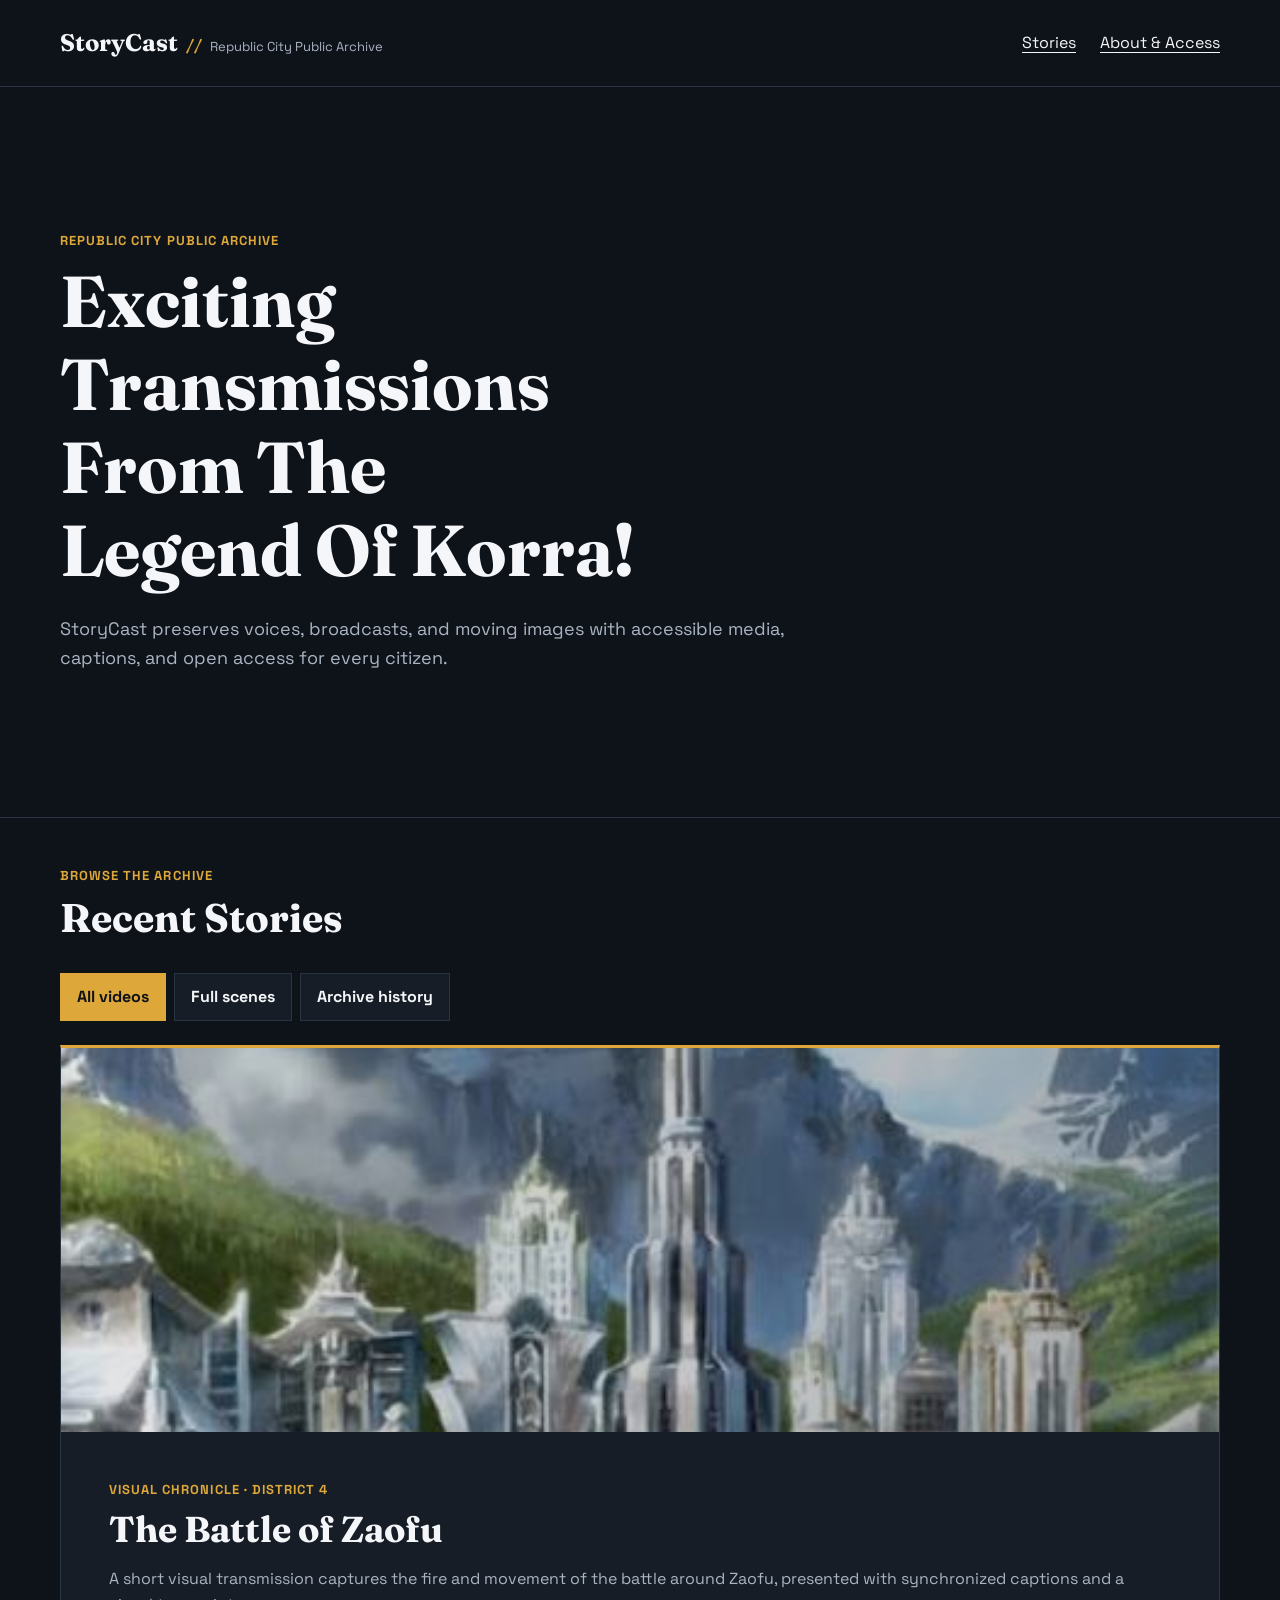
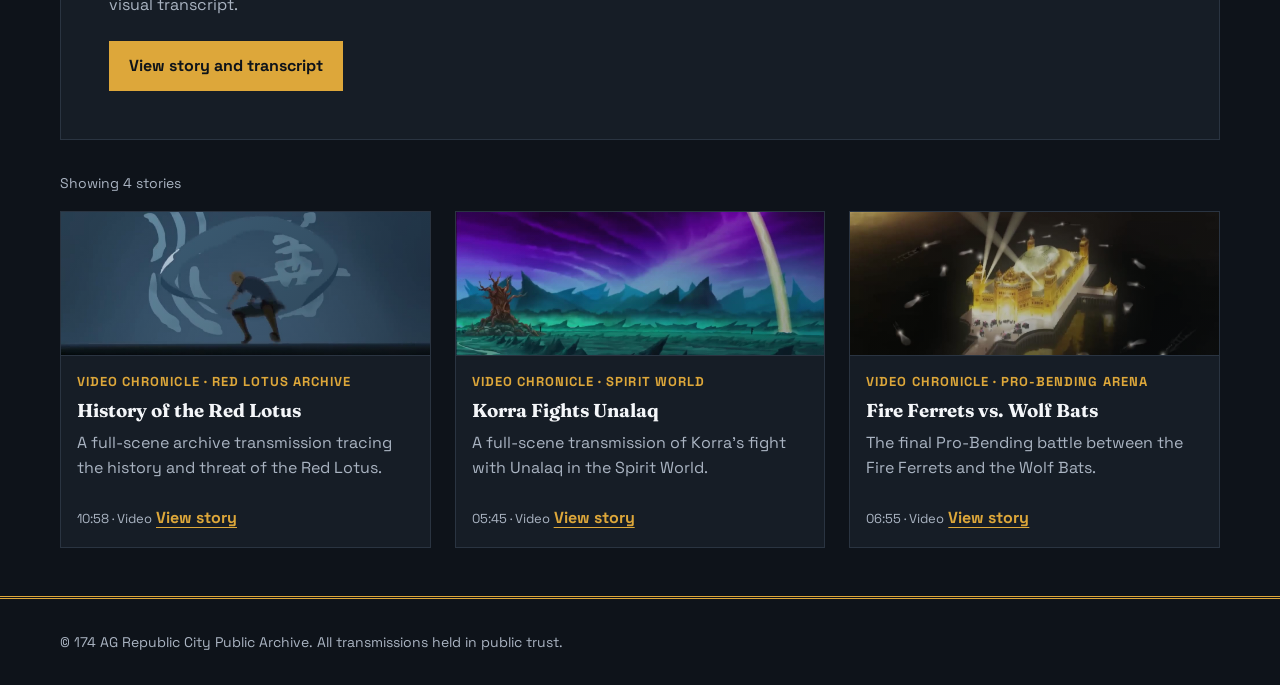
<file: Index.HTML>
<!doctype html>
<html lang="en">
<head>
	<meta charset="utf-8">
	<meta name="viewport" content="width=device-width, initial-scale=1">
	<meta name="description" content="StoryCast preserves accessible audio and video stories from Republic City and beyond.">
	<title>StoryCast | Republic City Public Archive</title>
	<link rel="preconnect" href="https://fonts.googleapis.com">
	<link rel="preconnect" href="https://fonts.gstatic.com" crossorigin>
	<link href="https://fonts.googleapis.com/css2?family=Fraunces:opsz,wght@9..144,400;9..144,500;9..144,600;9..144,700&family=Space+Grotesk:wght@400;500;600;700&display=swap" rel="stylesheet">
	<link rel="stylesheet" href="styles/main.css">
	<script src="js/home.js?v=2" defer></script>
</head>
<body>
	<a class="skip-link" href="#main-content">Skip to main content</a>

	<header class="site-header">
		<div class="site-header__inner">
			<a class="brand" href="Index.HTML" aria-label="StoryCast home">
				<span class="brand__name">StoryCast</span>
				<span class="brand__divider" aria-hidden="true">//</span>
				<span class="brand__context">Republic City Public Archive</span>
			</a>

			<nav class="primary-nav" aria-label="Primary navigation">
				<ul class="primary-nav__list">
					<li><a href="Index.HTML" aria-current="page">Stories</a></li>
					<li><a href="about.html">About &amp; Access</a></li>
				</ul>
			</nav>
		</div>
	</header>

	<main id="main-content">
		<section class="intro" aria-labelledby="page-title">
			<div class="container">
				<p class="eyebrow">Republic City Public Archive</p>
				<h1 id="page-title">Exciting Transmissions From The Legend Of Korra!</h1>
				<p class="intro__summary">StoryCast preserves voices, broadcasts, and moving images with accessible media, captions, and open access for every citizen.</p>
			</div>
		</section>

		<section class="dispatches" aria-labelledby="dispatches-title">
			<div class="container">
				<div class="section-heading">
					<p class="eyebrow">Browse the archive</p>
					<h2 id="dispatches-title">Recent Stories</h2>
				</div>
				<div class="archive-filters" role="group" aria-label="Filter stories by media type">
					<button type="button" class="archive-filter" data-filter="all" aria-pressed="true">All videos</button>
					<button type="button" class="archive-filter" data-filter="scene" aria-pressed="false">Full scenes</button>
					<button type="button" class="archive-filter" data-filter="archive" aria-pressed="false">Archive history</button>
				</div>

				<article class="story-card" data-media-type="scene">
					<div class="story-card__media" aria-hidden="true"></div>
					<div class="story-card__content">
						<p class="story-card__type">Visual Chronicle · District 4</p>
						<h3 class="story-card__title">The Battle of Zaofu</h3>
						<p>A short visual transmission captures the fire and movement of the battle around Zaofu, presented with synchronized captions and a visual transcript.</p>
						<a class="button" href="story/metal-city.html">View story and transcript</a>
					</div>
				</article>

				<p class="archive-results" data-archive-results role="status" aria-live="polite">Showing 4 stories</p>
				<div class="story-grid">
					<article class="story-tile" data-media-type="archive">
						<div class="story-tile__media story-tile__media--harbor" aria-hidden="true"></div>
						<div class="story-tile__body">
							<p class="story-card__type">Video Chronicle · Red Lotus Archive</p>
							<h3>History of the Red Lotus</h3>
							<p>A full-scene archive transmission tracing the history and threat of the Red Lotus.</p>
							<span class="story-tile__meta">10:58 · Video</span>
							<a class="story-tile__link" href="story/red-lotus.html">View story</a>
						</div>
					</article>
					<article class="story-tile" data-media-type="scene">
						<div class="story-tile__media story-tile__media--radio" aria-hidden="true"></div>
						<div class="story-tile__body">
							<p class="story-card__type">Video Chronicle · Spirit World</p>
							<h3>Korra Fights Unalaq</h3>
							<p>A full-scene transmission of Korra's fight with Unalaq in the Spirit World.</p>
							<span class="story-tile__meta">05:45 · Video</span>
							<a class="story-tile__link" href="story/spirit-world-unalaq.html">View story</a>
						</div>
					</article>
					<article class="story-tile" data-media-type="scene">
						<div class="story-tile__media story-tile__media--reel" aria-hidden="true"></div>
						<div class="story-tile__body">
							<p class="story-card__type">Video Chronicle · Pro-Bending Arena</p>
							<h3>Fire Ferrets vs. Wolf Bats</h3>
							<p>The final Pro-Bending battle between the Fire Ferrets and the Wolf Bats.</p>
							<span class="story-tile__meta">06:55 · Video</span>
							<a class="story-tile__link" href="story/fire-ferrets-wolf-bats.html">View story</a>
						</div>
					</article>
				</div>
			</div>
		</section>
	</main>

	<footer class="site-footer">
		<div class="container">
			<p>© 174 AG Republic City Public Archive. All transmissions held in public trust.</p>
		</div>
	</footer>
</body>
</html>
</file>
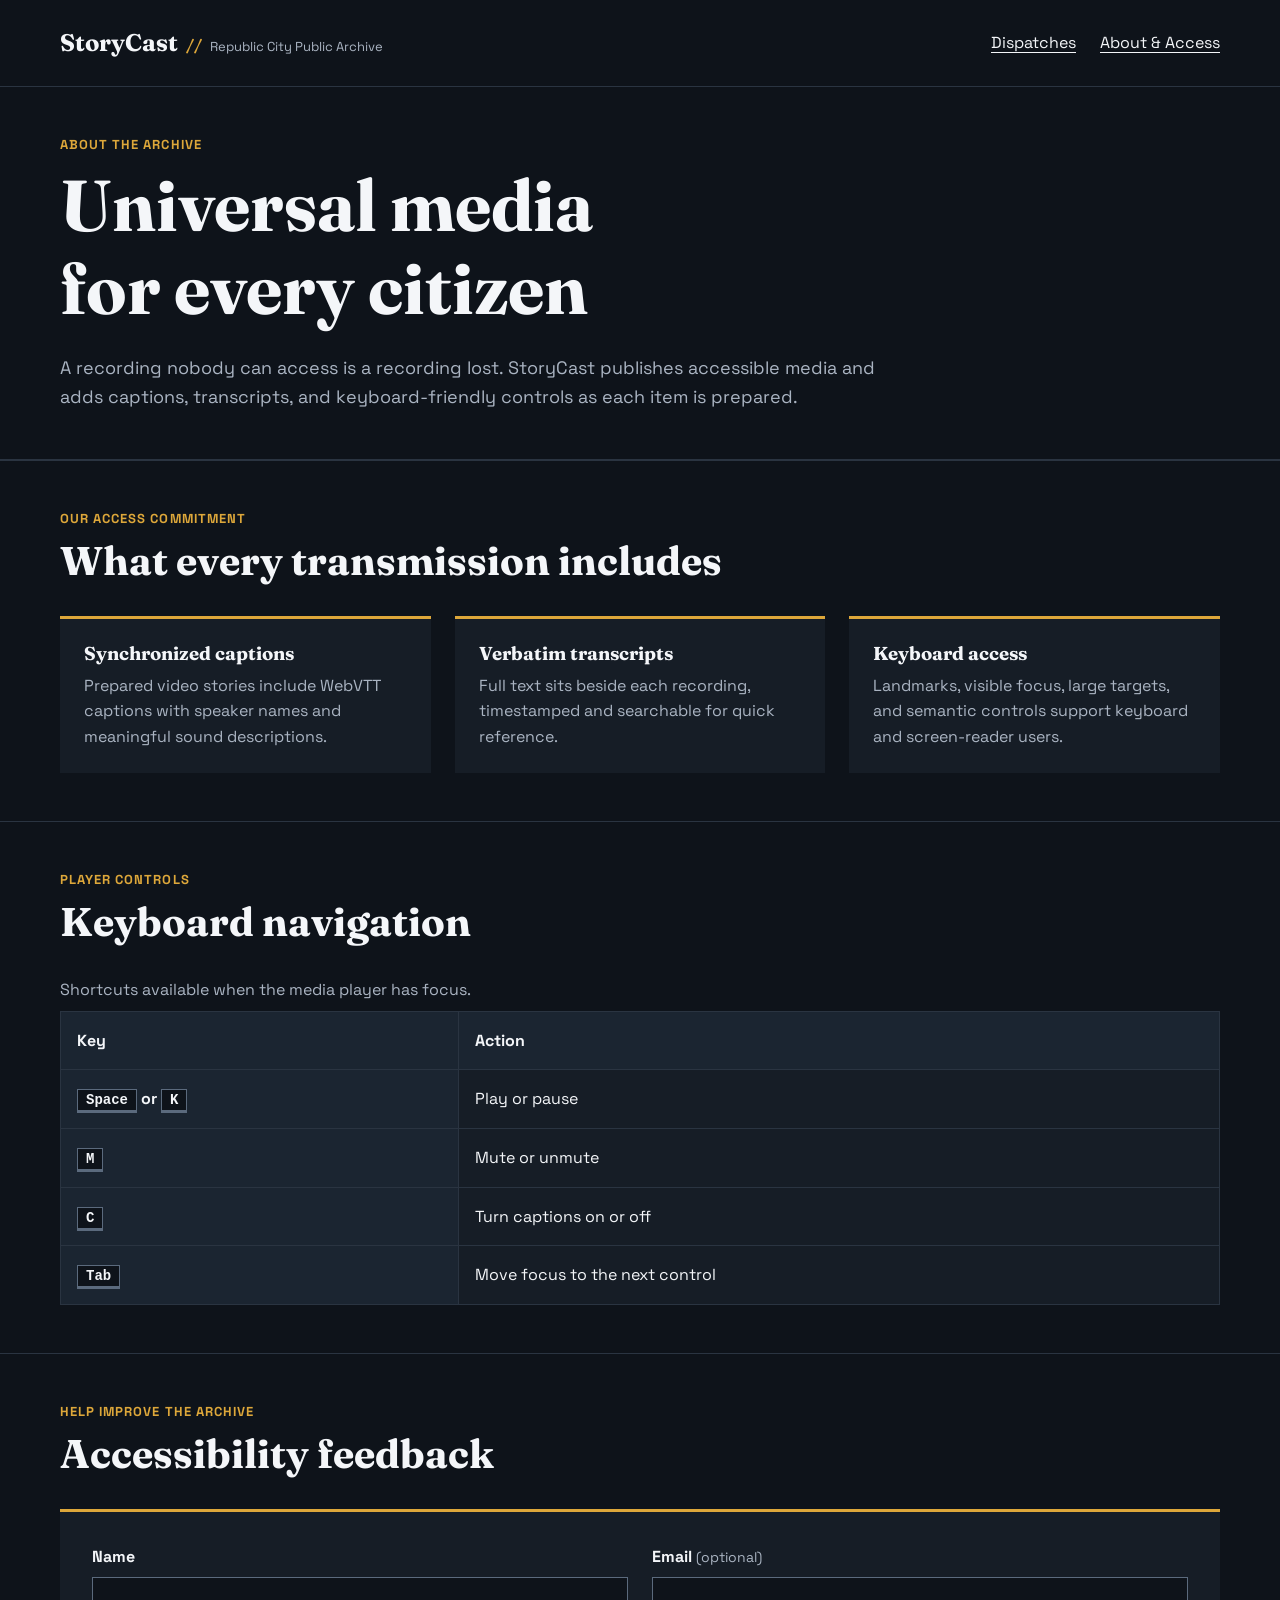
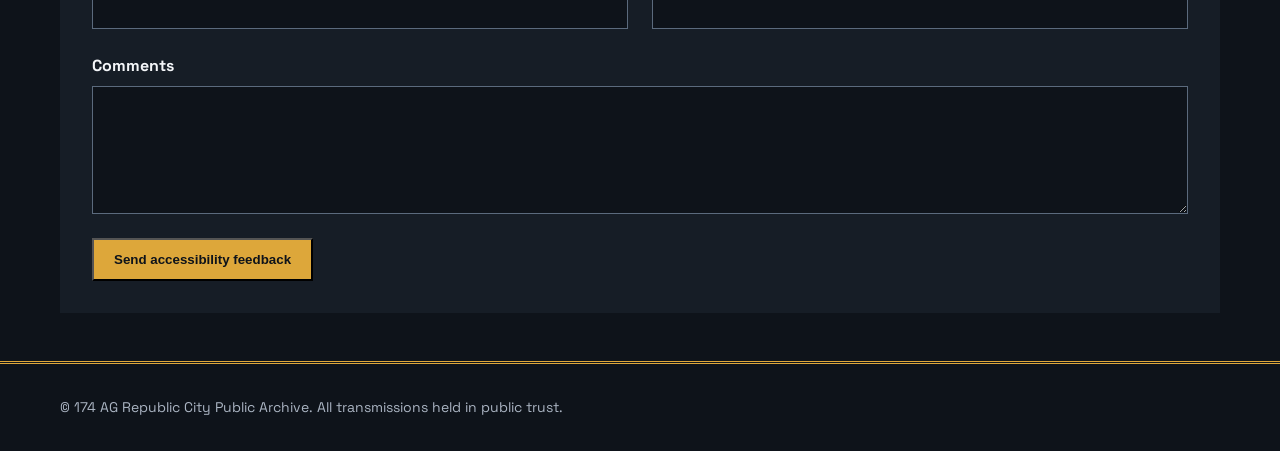
<file: about.html>
<!doctype html>
<html lang="en">
<head>
  <meta charset="utf-8">
  <meta name="viewport" content="width=device-width, initial-scale=1">
  <meta name="description" content="Learn how StoryCast makes Republic City stories accessible to every citizen.">
  <title>About &amp; Access | StoryCast</title>
  <link rel="preconnect" href="https://fonts.googleapis.com">
  <link rel="preconnect" href="https://fonts.gstatic.com" crossorigin>
  <link href="https://fonts.googleapis.com/css2?family=Fraunces:opsz,wght@9..144,400;9..144,500;9..144,600;9..144,700&family=Space+Grotesk:wght@400;500;600;700&display=swap" rel="stylesheet">
  <link rel="stylesheet" href="styles/main.css">
</head>
<body>
  <a class="skip-link" href="#main-content">Skip to main content</a>

  <header class="site-header">
    <div class="site-header__inner">
      <a class="brand" href="Index.HTML" aria-label="StoryCast home">
        <span class="brand__name">StoryCast</span>
        <span class="brand__divider" aria-hidden="true">//</span>
        <span class="brand__context">Republic City Public Archive</span>
      </a>
      <nav class="primary-nav" aria-label="Primary navigation">
        <ul class="primary-nav__list">
          <li><a href="Index.HTML">Dispatches</a></li>
          <li><a href="about.html" aria-current="page">About &amp; Access</a></li>
        </ul>
      </nav>
    </div>
  </header>

  <main id="main-content">
    <section class="page-intro" aria-labelledby="page-title">
      <div class="container">
        <p class="eyebrow">About the archive</p>
        <h1 id="page-title">Universal media for every citizen</h1>
        <p class="page-intro__summary">A recording nobody can access is a recording lost. StoryCast publishes accessible media and adds captions, transcripts, and keyboard-friendly controls as each item is prepared.</p>
      </div>
    </section>

    <section class="accessibility-features" aria-labelledby="features-title">
      <div class="container">
        <div class="section-heading">
          <p class="eyebrow">Our access commitment</p>
          <h2 id="features-title">What every transmission includes</h2>
        </div>
        <div class="feature-grid">
          <article class="feature-panel">
            <h3>Synchronized captions</h3>
            <p>Prepared video stories include WebVTT captions with speaker names and meaningful sound descriptions.</p>
          </article>
          <article class="feature-panel">
            <h3>Verbatim transcripts</h3>
            <p>Full text sits beside each recording, timestamped and searchable for quick reference.</p>
          </article>
          <article class="feature-panel">
            <h3>Keyboard access</h3>
            <p>Landmarks, visible focus, large targets, and semantic controls support keyboard and screen-reader users.</p>
          </article>
        </div>
      </div>
    </section>

    <section class="keyboard-guide" aria-labelledby="keyboard-title">
      <div class="container">
        <div class="section-heading">
          <p class="eyebrow">Player controls</p>
          <h2 id="keyboard-title">Keyboard navigation</h2>
        </div>
        <table>
          <caption>Shortcuts available when the media player has focus.</caption>
          <thead>
            <tr><th scope="col">Key</th><th scope="col">Action</th></tr>
          </thead>
          <tbody>
            <tr><th scope="row"><kbd>Space</kbd> or <kbd>K</kbd></th><td>Play or pause</td></tr>
            <tr><th scope="row"><kbd>M</kbd></th><td>Mute or unmute</td></tr>
            <tr><th scope="row"><kbd>C</kbd></th><td>Turn captions on or off</td></tr>
            <tr><th scope="row"><kbd>Tab</kbd></th><td>Move focus to the next control</td></tr>
          </tbody>
        </table>
      </div>
    </section>

    <section class="feedback" aria-labelledby="feedback-title">
      <div class="container">
        <div class="section-heading">
          <p class="eyebrow">Help improve the archive</p>
          <h2 id="feedback-title">Accessibility feedback</h2>
        </div>
        <form class="feedback-form" action="#" method="post">
          <div class="form-field">
            <label for="name">Name</label>
            <input id="name" name="name" autocomplete="name">
          </div>
          <div class="form-field">
            <label for="email">Email <span>(optional)</span></label>
            <input id="email" name="email" type="email" autocomplete="email">
          </div>
          <div class="form-field form-field--full">
            <label for="message">Comments</label>
            <textarea id="message" name="message" required></textarea>
          </div>
          <div class="form-field--full">
            <button class="button" type="submit">Send accessibility feedback</button>
          </div>
        </form>
      </div>
    </section>
  </main>

  <footer class="site-footer">
    <div class="container">
      <p>© 174 AG Republic City Public Archive. All transmissions held in public trust.</p>
    </div>
  </footer>
</body>
</html>
</file>
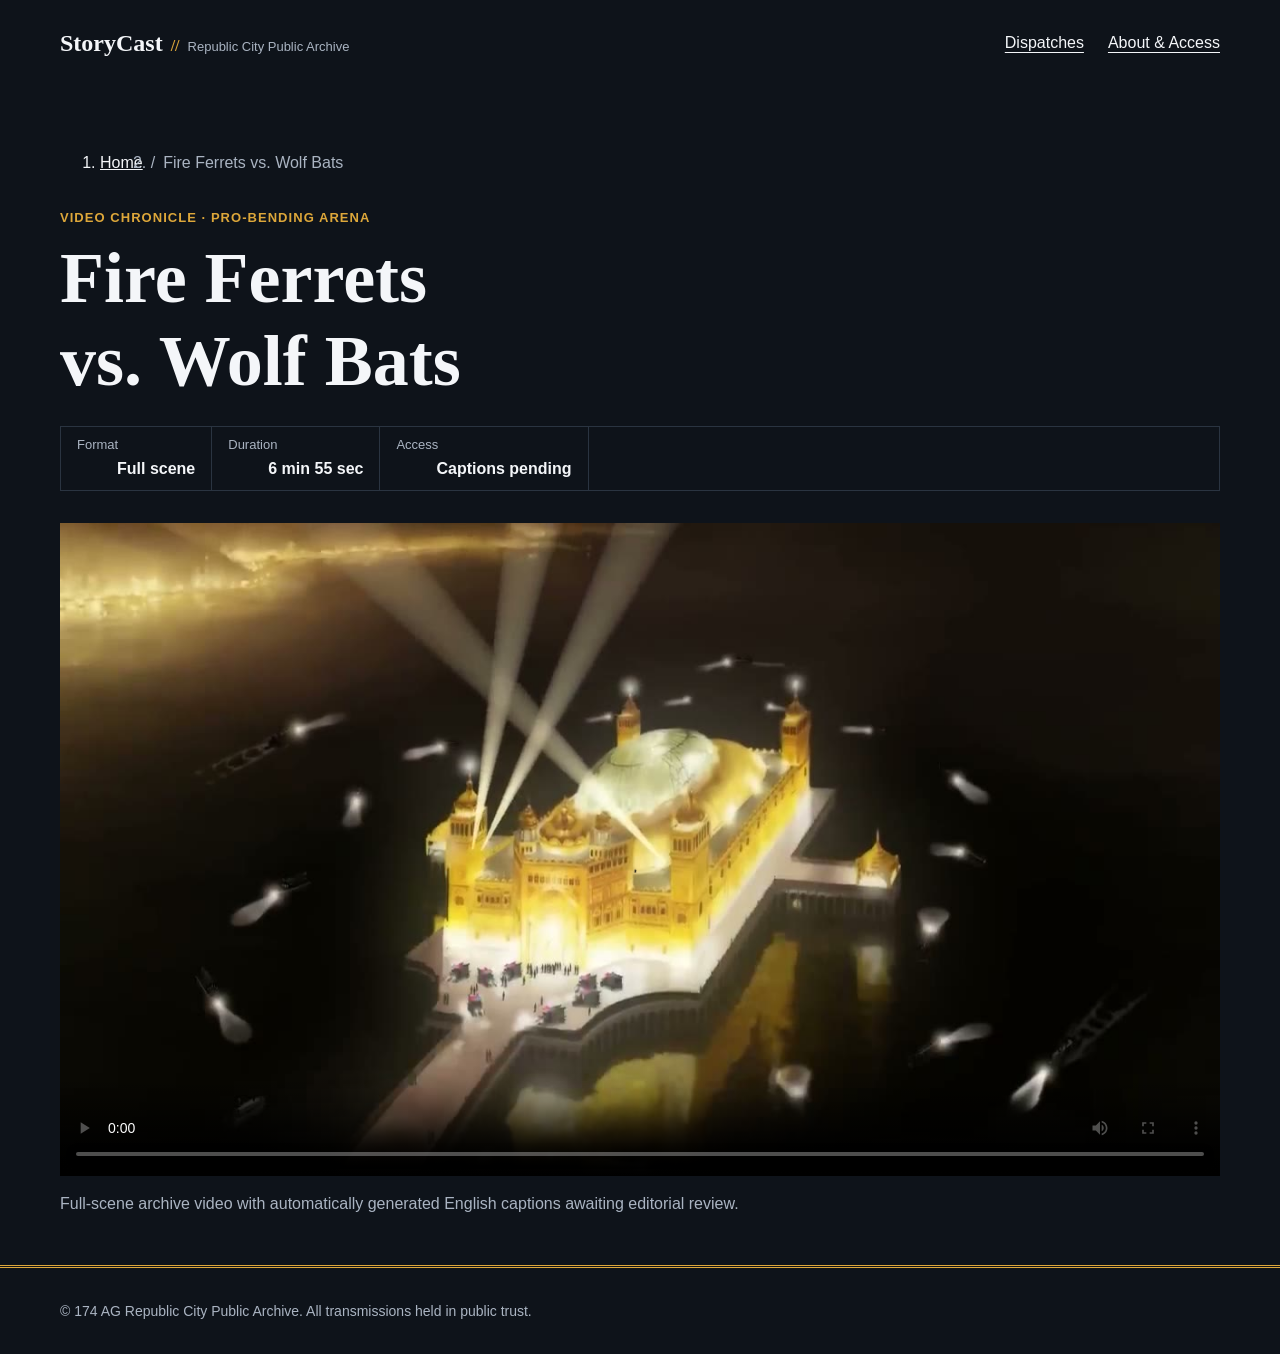
<file: story/fire-ferrets-wolf-bats.html>
<!doctype html>
<html lang="en">
<head>
  <meta charset="utf-8">
  <meta name="viewport" content="width=device-width, initial-scale=1">
  <meta name="description" content="The Fire Ferrets face the Wolf Bats, an accessible StoryCast video archive entry.">
  <title>Fire Ferrets vs. Wolf Bats | StoryCast</title>
  <link rel="stylesheet" href="../styles/main.css">
</head>
<body>
  <a class="skip-link" href="#main-content">Skip to main content</a>
  <header class="site-header"><div class="site-header__inner">
    <a class="brand" href="../Index.HTML" aria-label="StoryCast home"><span class="brand__name">StoryCast</span><span class="brand__divider" aria-hidden="true">//</span><span class="brand__context">Republic City Public Archive</span></a>
    <nav class="primary-nav" aria-label="Primary navigation"><ul class="primary-nav__list"><li><a href="../Index.HTML">Dispatches</a></li><li><a href="../about.html">About &amp; Access</a></li></ul></nav>
  </div></header>
  <main id="main-content"><div class="container story-page">
    <nav class="breadcrumbs" aria-label="Breadcrumb"><ol><li><a href="../Index.HTML">Home</a></li><li aria-current="page">Fire Ferrets vs. Wolf Bats</li></ol></nav>
    <header class="story-header"><p class="eyebrow">Video Chronicle · Pro-Bending Arena</p><h1>Fire Ferrets vs. Wolf Bats</h1><dl class="story-meta"><div><dt>Format</dt><dd>Full scene</dd></div><div><dt>Duration</dt><dd>6 min 55 sec</dd></div><div><dt>Access</dt><dd>Captions pending</dd></div></dl></header>
    <figure class="media-figure"><video class="story-video" controls preload="metadata" poster="../media/images/fire-ferrets-wolf-bats.jpg" aria-describedby="media-description"><source src="https://res.cloudinary.com/dhkscpkf5/video/upload/v1792155186/The_Fire_Ferrets_vs_The_Wolf_Bats__Final_Pro-Bending_Battle_Full_Scene___The_Legend_of_Korra_ew3jib.mp4" type="video/mp4"><track kind="captions" srclang="en" src="../media/captions/fire-ferrets-wolf-bats.vtt" label="English captions · draft" default>Your browser does not support HTML video.</video><figcaption id="media-description">Full-scene archive video with automatically generated English captions awaiting editorial review.</figcaption></figure>
  </div></main>
  <footer class="site-footer"><div class="container"><p>© 174 AG Republic City Public Archive. All transmissions held in public trust.</p></div></footer>
</body>
</html>
</file>
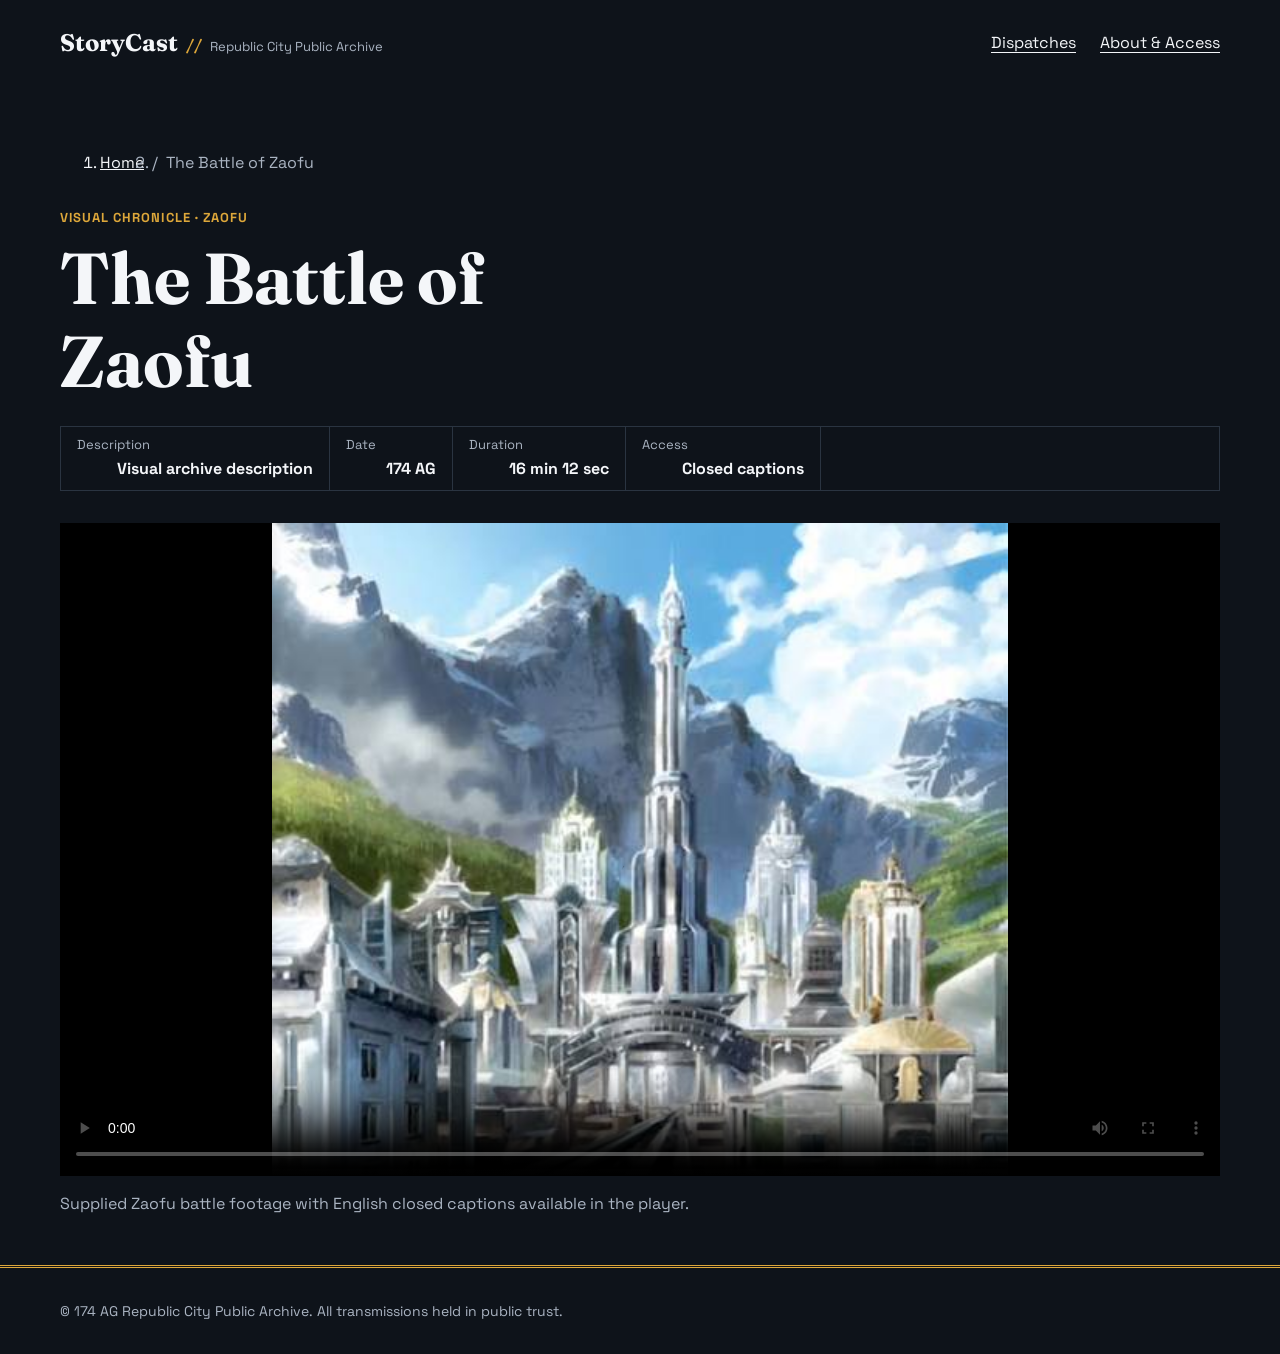
<file: story/metal-city.html>
<!doctype html>
<html lang="en">
<head>
  <meta charset="utf-8">
  <meta name="viewport" content="width=device-width, initial-scale=1">
  <meta name="description" content="The Battle of Zaofu, an accessible StoryCast visual chronicle.">
  <title>The Battle of Zaofu | StoryCast</title>
  <link rel="preconnect" href="https://fonts.googleapis.com">
  <link rel="preconnect" href="https://fonts.gstatic.com" crossorigin>
  <link href="https://fonts.googleapis.com/css2?family=Fraunces:opsz,wght@9..144,400;9..144,500;9..144,600;9..144,700&family=Space+Grotesk:wght@400;500;600;700&display=swap" rel="stylesheet">
  <link rel="stylesheet" href="../styles/main.css">
</head>
<body>
  <a class="skip-link" href="#main-content">Skip to main content</a>

  <header class="site-header">
    <div class="site-header__inner">
      <a class="brand" href="../Index.HTML" aria-label="StoryCast home">
        <span class="brand__name">StoryCast</span>
        <span class="brand__divider" aria-hidden="true">//</span>
        <span class="brand__context">Republic City Public Archive</span>
      </a>
      <nav class="primary-nav" aria-label="Primary navigation">
        <ul class="primary-nav__list">
          <li><a href="../Index.HTML">Dispatches</a></li>
          <li><a href="../about.html">About &amp; Access</a></li>
        </ul>
      </nav>
    </div>
  </header>

  <main id="main-content">
    <div class="container story-page">
      <nav class="breadcrumbs" aria-label="Breadcrumb">
        <ol>
          <li><a href="../Index.HTML">Home</a></li>
          <li aria-current="page">The Battle of Zaofu</li>
        </ol>
      </nav>

      <header class="story-header">
        <p class="eyebrow">Visual Chronicle · Zaofu</p>
        <h1>The Battle of Zaofu</h1>
        <dl class="story-meta">
          <div><dt>Description</dt><dd>Visual archive description</dd></div>
          <div><dt>Date</dt><dd>174 AG</dd></div>
          <div><dt>Duration</dt><dd>16 min 12 sec</dd></div>
          <div><dt>Access</dt><dd>Closed captions</dd></div>
        </dl>
      </header>

      <figure class="media-figure">
        <video class="story-video" controls preload="metadata" poster="../media/images/metal-city-poster.jpg" aria-describedby="media-description">
          <source src="https://res.cloudinary.com/dhkscpkf5/video/upload/v1792155627/Korra_vs._Kuvira__The_Battle_of_Zaofu___A_Closer_Look___Avatar_qptvr7.mp4" type="video/mp4">
          <track kind="captions" srclang="en" src="../media/captions/metal-city-en.vtt" label="English captions" default>
          Your browser does not support HTML video. The English caption file is available with this recording.
        </video>
        <p class="media-status" data-media-status role="status" aria-live="polite" hidden></p>
        <figcaption id="media-description">Supplied Zaofu battle footage with English closed captions available in the player.</figcaption>
      </figure>

    </div>
  </main>

  <footer class="site-footer">
    <div class="container">
      <p>© 174 AG Republic City Public Archive. All transmissions held in public trust.</p>
    </div>
  </footer>
</body>
</html>
</file>
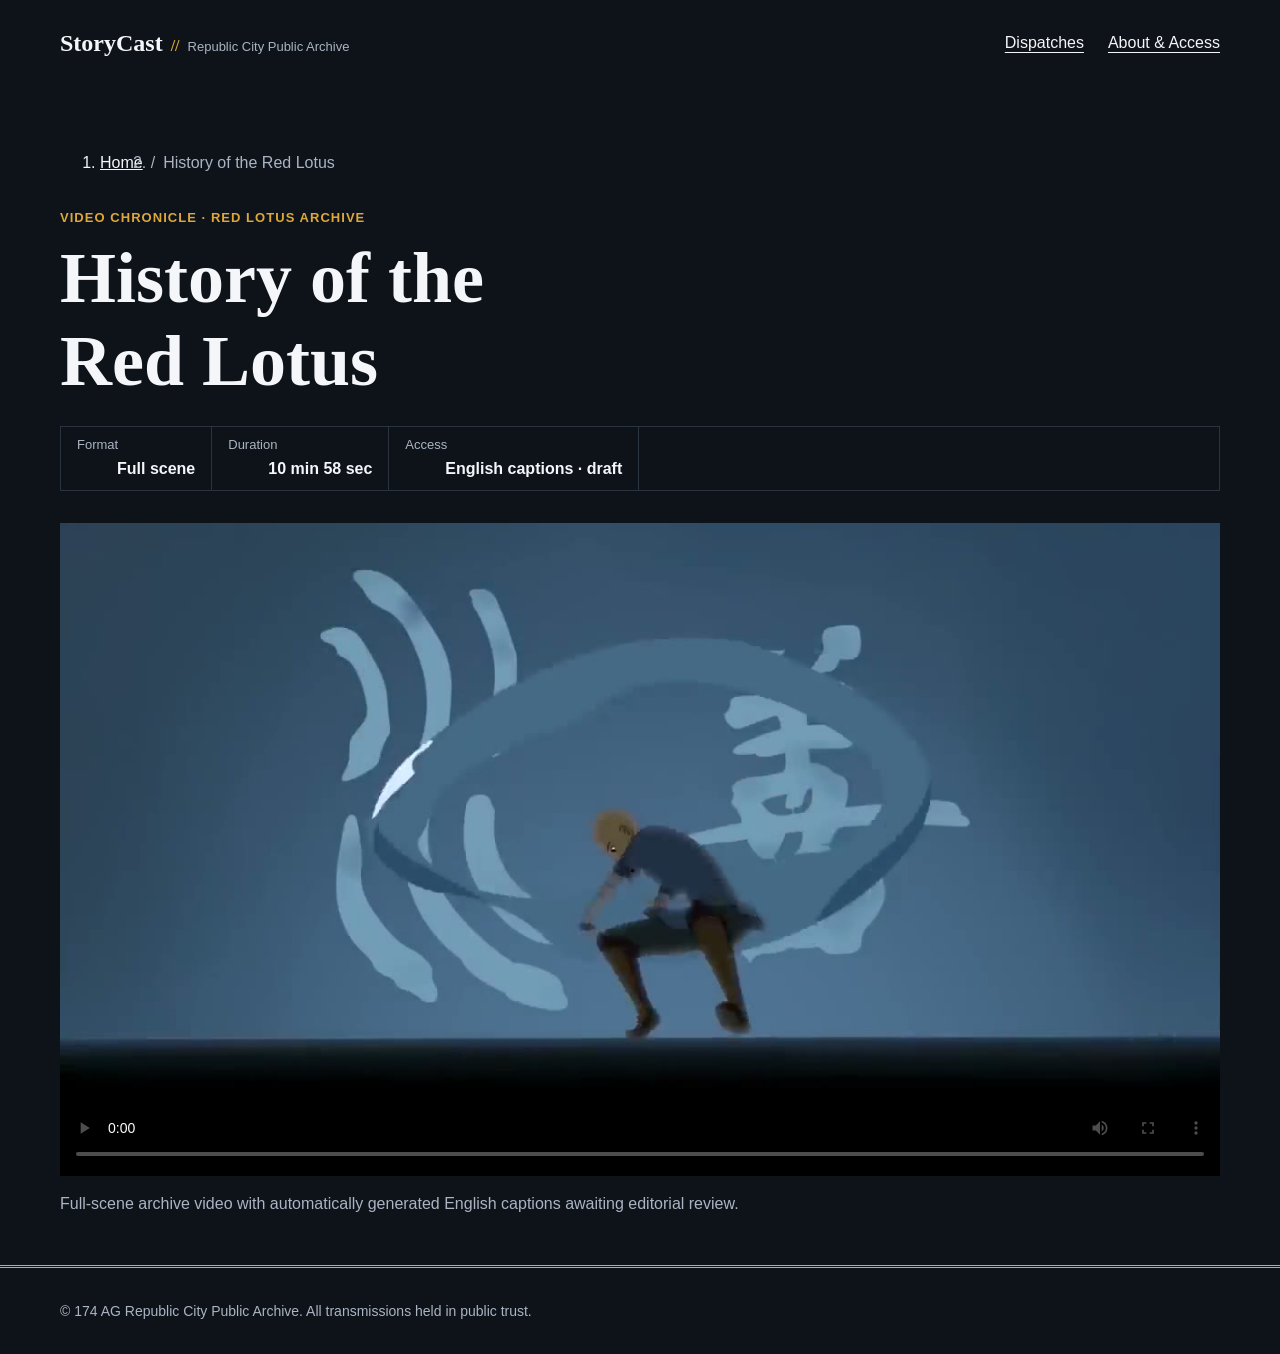
<file: story/red-lotus.html>
<!doctype html>
<html lang="en">
<head>
  <meta charset="utf-8">
  <meta name="viewport" content="width=device-width, initial-scale=1">
  <meta name="description" content="History of the Red Lotus, an accessible StoryCast video archive entry.">
  <title>History of the Red Lotus | StoryCast</title>
  <link rel="stylesheet" href="../styles/main.css">
</head>
<body>
  <a class="skip-link" href="#main-content">Skip to main content</a>
  <header class="site-header"><div class="site-header__inner">
    <a class="brand" href="../Index.HTML" aria-label="StoryCast home"><span class="brand__name">StoryCast</span><span class="brand__divider" aria-hidden="true">//</span><span class="brand__context">Republic City Public Archive</span></a>
    <nav class="primary-nav" aria-label="Primary navigation"><ul class="primary-nav__list"><li><a href="../Index.HTML">Dispatches</a></li><li><a href="../about.html">About &amp; Access</a></li></ul></nav>
  </div></header>
  <main id="main-content"><div class="container story-page">
    <nav class="breadcrumbs" aria-label="Breadcrumb"><ol><li><a href="../Index.HTML">Home</a></li><li aria-current="page">History of the Red Lotus</li></ol></nav>
    <header class="story-header"><p class="eyebrow">Video Chronicle · Red Lotus Archive</p><h1>History of the Red Lotus</h1><dl class="story-meta"><div><dt>Format</dt><dd>Full scene</dd></div><div><dt>Duration</dt><dd>10 min 58 sec</dd></div><div><dt>Access</dt><dd>English captions · draft</dd></div></dl></header>
    <figure class="media-figure"><video class="story-video" controls preload="metadata" poster="../media/images/red-lotus.jpg" aria-describedby="media-description"><source src="https://res.cloudinary.com/dhkscpkf5/video/upload/v1792155196/History_of_The_Red_Lotus_Legend_of_Korra_xsutzl.mp4" type="video/mp4"><track kind="captions" srclang="en" src="../media/captions/red-lotus.vtt" label="English captions · draft" default>Your browser does not support HTML video.</video><figcaption id="media-description">Full-scene archive video with automatically generated English captions awaiting editorial review.</figcaption></figure>
  </div></main>
  <footer class="site-footer"><div class="container"><p>© 174 AG Republic City Public Archive. All transmissions held in public trust.</p></div></footer>
</body>
</html>
</file>
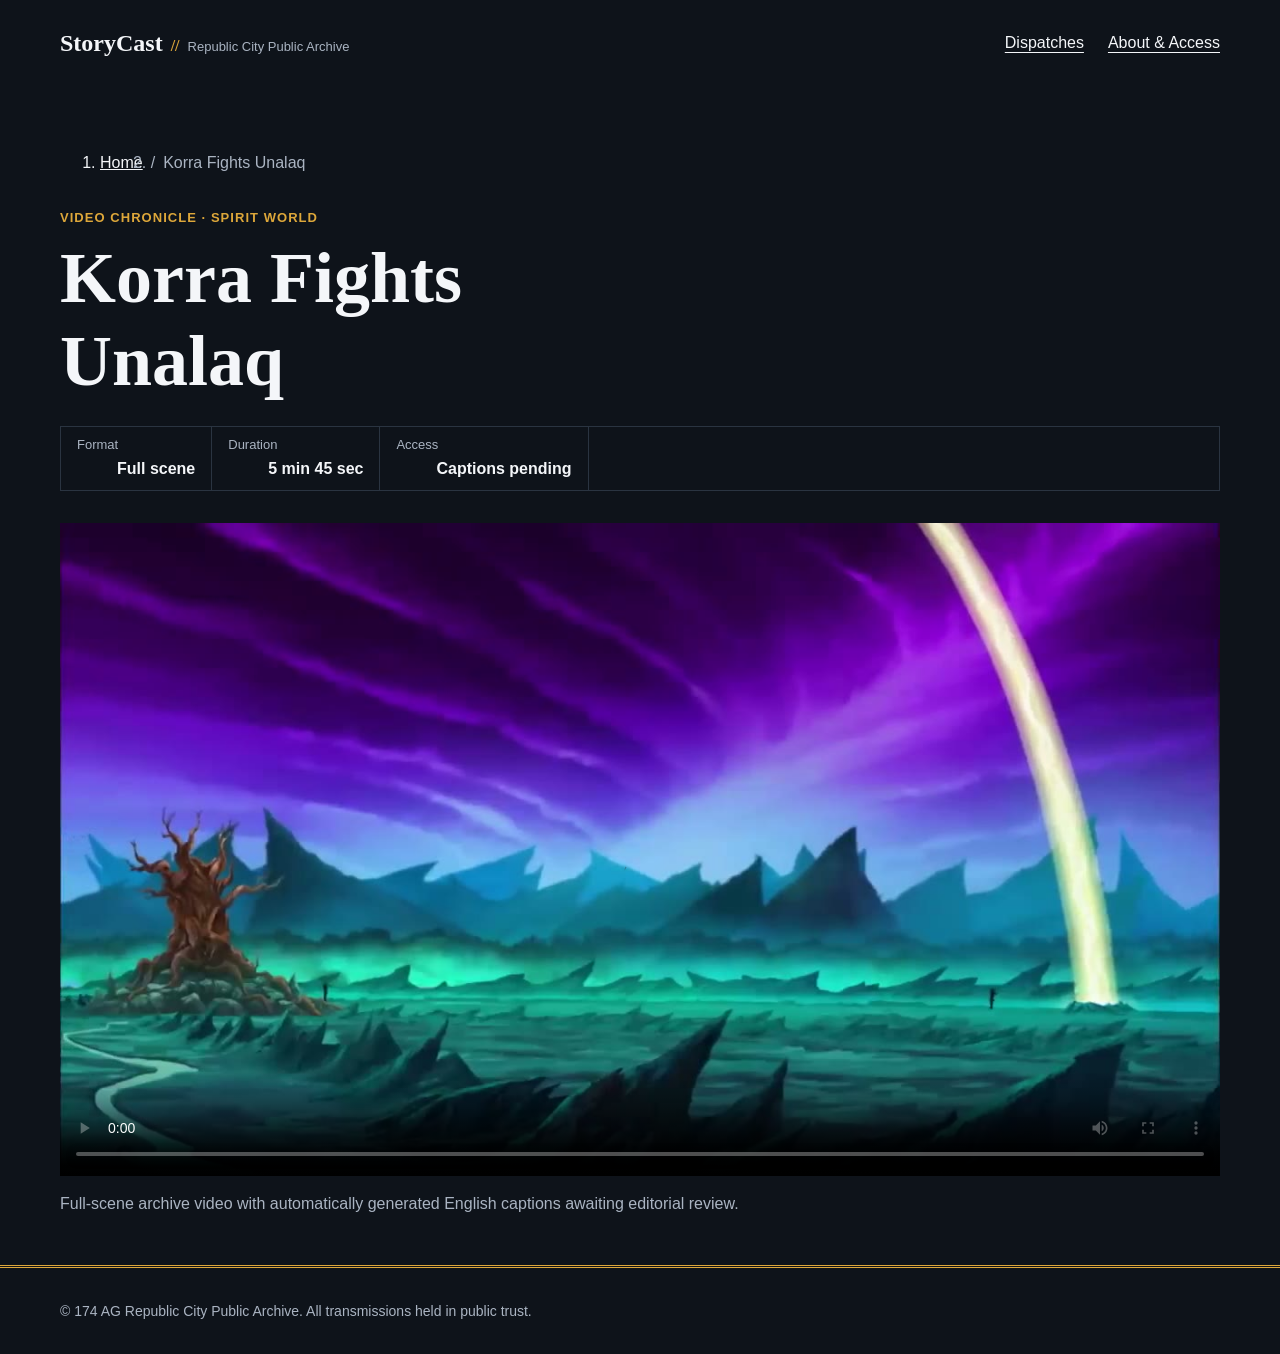
<file: story/spirit-world-unalaq.html>
<!doctype html>
<html lang="en">
<head>
  <meta charset="utf-8">
  <meta name="viewport" content="width=device-width, initial-scale=1">
  <meta name="description" content="Korra fights Unalaq in the Spirit World, an accessible StoryCast video archive entry.">
  <title>Korra Fights Unalaq | StoryCast</title>
  <link rel="stylesheet" href="../styles/main.css">
</head>
<body>
  <a class="skip-link" href="#main-content">Skip to main content</a>
  <header class="site-header"><div class="site-header__inner">
    <a class="brand" href="../Index.HTML" aria-label="StoryCast home"><span class="brand__name">StoryCast</span><span class="brand__divider" aria-hidden="true">//</span><span class="brand__context">Republic City Public Archive</span></a>
    <nav class="primary-nav" aria-label="Primary navigation"><ul class="primary-nav__list"><li><a href="../Index.HTML">Dispatches</a></li><li><a href="../about.html">About &amp; Access</a></li></ul></nav>
  </div></header>
  <main id="main-content"><div class="container story-page">
    <nav class="breadcrumbs" aria-label="Breadcrumb"><ol><li><a href="../Index.HTML">Home</a></li><li aria-current="page">Korra Fights Unalaq</li></ol></nav>
    <header class="story-header"><p class="eyebrow">Video Chronicle · Spirit World</p><h1>Korra Fights Unalaq</h1><dl class="story-meta"><div><dt>Format</dt><dd>Full scene</dd></div><div><dt>Duration</dt><dd>5 min 45 sec</dd></div><div><dt>Access</dt><dd>Captions pending</dd></div></dl></header>
    <figure class="media-figure"><video class="story-video" controls preload="metadata" poster="../media/images/spirit-world-unalaq.jpg" aria-describedby="media-description"><source src="https://res.cloudinary.com/dhkscpkf5/video/upload/v1792155208/Korra_Fights_Unalaq_in_the_Spirit_World___Full_Scene___The_Legend_of_Korra_acsza0.mp4" type="video/mp4"><track kind="captions" srclang="en" src="../media/captions/spirit-world-unalaq.vtt" label="English captions · draft" default>Your browser does not support HTML video.</video><figcaption id="media-description">Full-scene archive video with automatically generated English captions awaiting editorial review.</figcaption></figure>
  </div></main>
  <footer class="site-footer"><div class="container"><p>© 174 AG Republic City Public Archive. All transmissions held in public trust.</p></div></footer>
</body>
</html>
</file>
<file: styles/main.css>
:root {
  --color-ink: #f4f6f9;
  --color-muted: #aab4c2;
  --color-background: #0e131a;
  --color-surface: #161d26;
  --color-accent: #dda73a;
  --color-focus: #38bdf8;
  --color-line: #2a3441;
  --font-display: Fraunces, Georgia, serif;
  --font-body: Space Grotesk, sans-serif;
}

@layer reset, base, layout, components;
@layer reset {
  *,
  *::before,
  *::after {
    box-sizing: border-box;
  }
  body,
  h1,
  h2,
  h3,
  p,
  ul {
    margin: 0;
  }
  ul {
    padding: 0;
    list-style: none;
  }
}
@layer base {
  html {
    font-size: 100%;
    scroll-behavior: smooth;
  }
  body {
    background: #0e131a;
    color: #f4f6f9;
    font: 1rem/1.6 "Space Grotesk", sans-serif;
  }
  a {
    color: inherit;
  }
  :focus-visible {
    outline: 3px solid #38bdf8;
    outline-offset: 3px;
  }
  h1,
  h2,
  h3 {
    font-family: "Fraunces", Georgia, serif;
    line-height: 1.15;
  }
  h1 {
    font-size: clamp(2.25rem, 6vw, 4.5rem);
    max-width: 12ch;
  }
  h2 {
    font-size: clamp(1.75rem, 4vw, 2.5rem);
  }
}
@layer layout {
  .container,
  .site-header__inner {
    width: min(100% - 3rem, 72.5rem);
    margin-inline: auto;
  }
  .site-header__inner {
    display: flex;
    align-items: center;
    justify-content: space-between;
    gap: 1.5rem;
    padding-block: 1.5rem;
  }
  .intro {
    padding-block: clamp(4rem, 12vw, 9rem);
    border-block: 1px solid #2a3441;
  }
  .intro__summary {
    max-width: 48rem;
    margin-top: 1.5rem;
    color: #aab4c2;
    font-size: 1.125rem;
  }
  .dispatches {
    padding-block: 3rem;
  }
  .page-intro,
  .accessibility-features,
  .keyboard-guide,
  .feedback,
  .story-page {
    padding-block: 3rem;
  }
  .page-intro {
    border-block: 1px solid #2a3441;
  }
  .page-intro__summary {
    max-width: 52rem;
    margin-top: 1.5rem;
    color: #aab4c2;
    font-size: 1.125rem;
  }
  .story-page {
    max-width: 72.5rem;
  }
  .section-heading {
    margin-bottom: 2rem;
  }
  .site-footer {
    padding-block: 2rem;
    border-top: 3px double #dda73a;
    color: #aab4c2;
    font-size: 0.875rem;
  }
  .accessibility-features,
  .keyboard-guide,
  .feedback,
  .transcript {
    border-top: 1px solid #2a3441;
  }
  .feature-grid {
    display: grid;
    grid-template-columns: repeat(3, 1fr);
    gap: 1.5rem;
  }
  .feature-panel {
    padding: 1.5rem;
    border-top: 3px solid #dda73a;
    background: #161d26;
  }
  .feature-panel h3 {
    margin-bottom: 0.5rem;
  }
  .feature-panel p,
  .story-header p,
  .media-figure figcaption {
    color: #aab4c2;
  }
  table {
    width: 100%;
    border-collapse: collapse;
    background: #161d26;
  }
  caption {
    padding-bottom: 0.5rem;
    color: #aab4c2;
    text-align: left;
  }
  th,
  td {
    padding: 1rem;
    border: 1px solid #2a3441;
    text-align: left;
  }
  th {
    background: #1b2531;
  }
  kbd {
    padding: 0.125rem 0.5rem;
    border: 1px solid #5b6a7d;
    border-bottom-width: 3px;
    background: #0e131a;
    font-size: 0.875rem;
  }
  .feedback-form {
    display: grid;
    grid-template-columns: repeat(2, 1fr);
    gap: 1.5rem;
    padding: 2rem;
    border-top: 3px solid #dda73a;
    background: #161d26;
  }
  .form-field {
    display: grid;
    gap: 0.5rem;
  }
  .form-field--full {
    grid-column: 1/-1;
  }
  label {
    font-weight: 700;
  }
  label span {
    color: #aab4c2;
    font-size: 0.875rem;
    font-weight: 400;
  }
  input,
  textarea {
    width: 100%;
    border: 1px solid #5b6a7d;
    background: #0e131a;
    color: #f4f6f9;
    font: inherit;
    padding: 0.75rem;
  }
  textarea {
    min-height: 8rem;
    resize: vertical;
  }
}
@layer components {
  .skip-link {
    position: absolute;
    top: -4rem;
    left: 1rem;
    z-index: 1;
    padding: 0.5rem 1rem;
    background: #dda73a;
    color: #0e131a;
    font-weight: 700;
  }
  .skip-link:focus {
    top: 1rem;
  }
  .brand {
    display: flex;
    flex-wrap: wrap;
    align-items: baseline;
    gap: 0.5rem;
    font-family: "Fraunces", Georgia, serif;
    font-weight: 700;
    text-decoration: none;
  }
  .brand__name {
    font-size: 1.5rem;
  }
  .brand__divider,
  .eyebrow,
  .story-card__type {
    color: #dda73a;
  }
  .brand__context {
    color: #aab4c2;
    font-family: "Space Grotesk", sans-serif;
    font-size: 0.8125rem;
    font-weight: 400;
  }
  .primary-nav__list {
    display: flex;
    gap: 1.5rem;
  }
  .primary-nav a {
    text-underline-offset: 0.25rem;
  }
  .primary-nav a:hover {
    color: #dda73a;
  }
  .eyebrow,
  .story-card__type {
    margin-bottom: 0.5rem;
    font-size: 0.8125rem;
    font-weight: 700;
    letter-spacing: 0.08em;
    text-transform: uppercase;
  }
  .story-card {
    display: grid;
    overflow: hidden;
    border: 1px solid #2a3441;
    border-top: 3px solid #dda73a;
    background: #161d26;
    container-type: inline-size;
  }
  .story-card__media {
    min-height: 16rem;
    background: linear-gradient(90deg, rgba(14, 19, 26, 0.1), rgba(14, 19, 26, 0.35)), url("../media/images/metal-city-poster.jpg") center/cover;
  }
  .story-card__content {
    padding: clamp(1.5rem, 5vw, 3rem);
  }
  .story-card__title {
    margin-bottom: 1rem;
    font-size: clamp(1.5rem, 3vw, 2.25rem);
  }
  .story-card__content p:not(.story-card__type) {
    margin-bottom: 1.5rem;
    color: #aab4c2;
  }
  .archive-filters {
    display: flex;
    flex-wrap: wrap;
    gap: 0.5rem;
    margin-bottom: 1.5rem;
  }
  .archive-filter {
    padding: 0.65rem 1rem;
    border: 1px solid #2a3441;
    background: #161d26;
    color: #f4f6f9;
    font: inherit;
    font-weight: 700;
    cursor: pointer;
  }
  .archive-filter[aria-pressed=true],
  .archive-filter:hover {
    border-color: #dda73a;
    background: #dda73a;
    color: #0e131a;
  }
  .archive-results {
    margin: 2rem 0 1rem;
    color: #aab4c2;
    font-size: 0.875rem;
  }
  .story-grid {
    display: grid;
    grid-template-columns: repeat(3, 1fr);
    gap: 1.5rem;
  }
  .story-tile {
    overflow: hidden;
    border: 1px solid #2a3441;
    background: #161d26;
  }
  .story-tile[hidden] {
    display: none;
  }
  .story-tile__media {
    min-height: 9rem;
    border-bottom: 1px solid #2a3441;
    background: repeating-conic-gradient(from -90deg at 50% 100%, #1d2733 0 4deg, #131a23 4deg 8deg);
  }
  .story-tile__media--harbor {
    background: linear-gradient(140deg, rgba(14, 19, 26, 0.1), rgba(14, 19, 26, 0.45)), url("../media/images/red-lotus.jpg") center/cover;
  }
  .story-tile__media--radio {
    background: linear-gradient(140deg, rgba(14, 19, 26, 0.1), rgba(14, 19, 26, 0.45)), url("../media/images/spirit-world-unalaq.jpg") center/cover;
  }
  .story-tile__media--reel {
    background: linear-gradient(140deg, rgba(14, 19, 26, 0.1), rgba(14, 19, 26, 0.45)), url("../media/images/fire-ferrets-wolf-bats.jpg") center/cover;
  }
  .story-tile__body {
    padding: 1rem;
  }
  .story-tile h3 {
    margin-bottom: 0.5rem;
  }
  .story-tile__body p:not(.story-card__type) {
    margin-bottom: 1rem;
    color: #aab4c2;
  }
  .story-tile__meta {
    color: #aab4c2;
    font-size: 0.8125rem;
  }
  .story-tile__link {
    display: inline-block;
    margin-top: 0.5rem;
    color: #dda73a;
    font-weight: 700;
    text-underline-offset: 0.25rem;
  }
  .button {
    display: inline-block;
    padding: 0.75rem 1.25rem;
    background: #dda73a;
    color: #0e131a;
    font-weight: 700;
    text-decoration: none;
  }
  .button:hover {
    background: #f0be55;
  }
  .breadcrumbs ol {
    display: flex;
    flex-wrap: wrap;
    gap: 0.5rem;
    margin-bottom: 2rem;
  }
  .breadcrumbs li + li::before {
    content: "/";
    margin-right: 0.5rem;
    color: #aab4c2;
  }
  .breadcrumbs [aria-current] {
    color: #aab4c2;
  }
  .story-header {
    margin-bottom: 2rem;
  }
  .story-meta {
    display: flex;
    flex-wrap: wrap;
    margin-top: 1.5rem;
    border: 1px solid #2a3441;
  }
  .story-meta div {
    padding: 0.5rem 1rem;
    border-right: 1px solid #2a3441;
  }
  .story-meta dt {
    color: #aab4c2;
    font-size: 0.8125rem;
  }
  .story-meta dd {
    font-weight: 700;
  }
  .media-figure {
    margin: 0;
  }
  .story-video {
    display: block;
    width: 100%;
    aspect-ratio: 16/9;
    background: #000;
  }
  .media-figure figcaption {
    padding-top: 1rem;
  }
  .media-status {
    margin-top: 1rem;
    padding: 1rem;
    border-left: 3px solid #dda73a;
    background: #161d26;
    color: #aab4c2;
  }
  .media-status[hidden] {
    display: none;
  }
  .transcript {
    margin-top: 3rem;
    padding-top: 2rem;
  }
  .transcript__tools {
    display: grid;
    gap: 0.5rem;
    max-width: 32rem;
    margin-bottom: 1.5rem;
  }
  .transcript__tools label {
    font-weight: 700;
  }
  .transcript__tools input {
    width: 100%;
    padding: 0.75rem;
    border: 1px solid #5b6a7d;
    background: #0e131a;
    color: #f4f6f9;
    font: inherit;
  }
  .transcript__line {
    display: grid;
    grid-template-columns: 9rem 1fr;
    gap: 1.5rem;
    padding: 1.5rem;
    border-bottom: 1px solid #2a3441;
  }
  .transcript__line time {
    color: #dda73a;
    font-weight: 700;
  }
  .transcript__timestamp {
    align-self: start;
    padding: 0;
    border: 0;
    background: transparent;
    color: #dda73a;
    font: inherit;
    font-weight: 700;
    text-align: left;
    cursor: pointer;
  }
  .transcript__timestamp:hover {
    text-decoration: underline;
    text-underline-offset: 0.25rem;
  }
  .transcript__line[hidden] {
    display: none;
  }
  .transcript__line--current {
    border-left: 4px solid #dda73a;
    background: #1b2531;
  }
  .transcript__sound {
    color: #aab4c2;
    font-style: italic;
  }
  @container (min-width: 48rem) {
    .story-card {
      grid-template-columns: 1.2fr 1fr;
    }
    .story-card__media {
      min-height: 24rem;
    }
  }
}
@media (max-width: 42rem) {
  .container,
  .site-header__inner {
    width: min(100% - 2rem, 72.5rem);
  }
  .site-header__inner,
  .primary-nav__list {
    align-items: flex-start;
    flex-direction: column;
  }
  .feature-grid,
  .feedback-form,
  .story-grid {
    grid-template-columns: 1fr;
  }
  .form-field--full {
    grid-column: auto;
  }
  .story-meta div {
    flex: 1 1 50%;
    border-bottom: 1px solid #2a3441;
  }
  .transcript__line {
    grid-template-columns: 1fr;
    gap: 0.5rem;
  }
}
@media (prefers-reduced-motion: reduce) {
  html {
    scroll-behavior: auto;
  }
}
</file>
